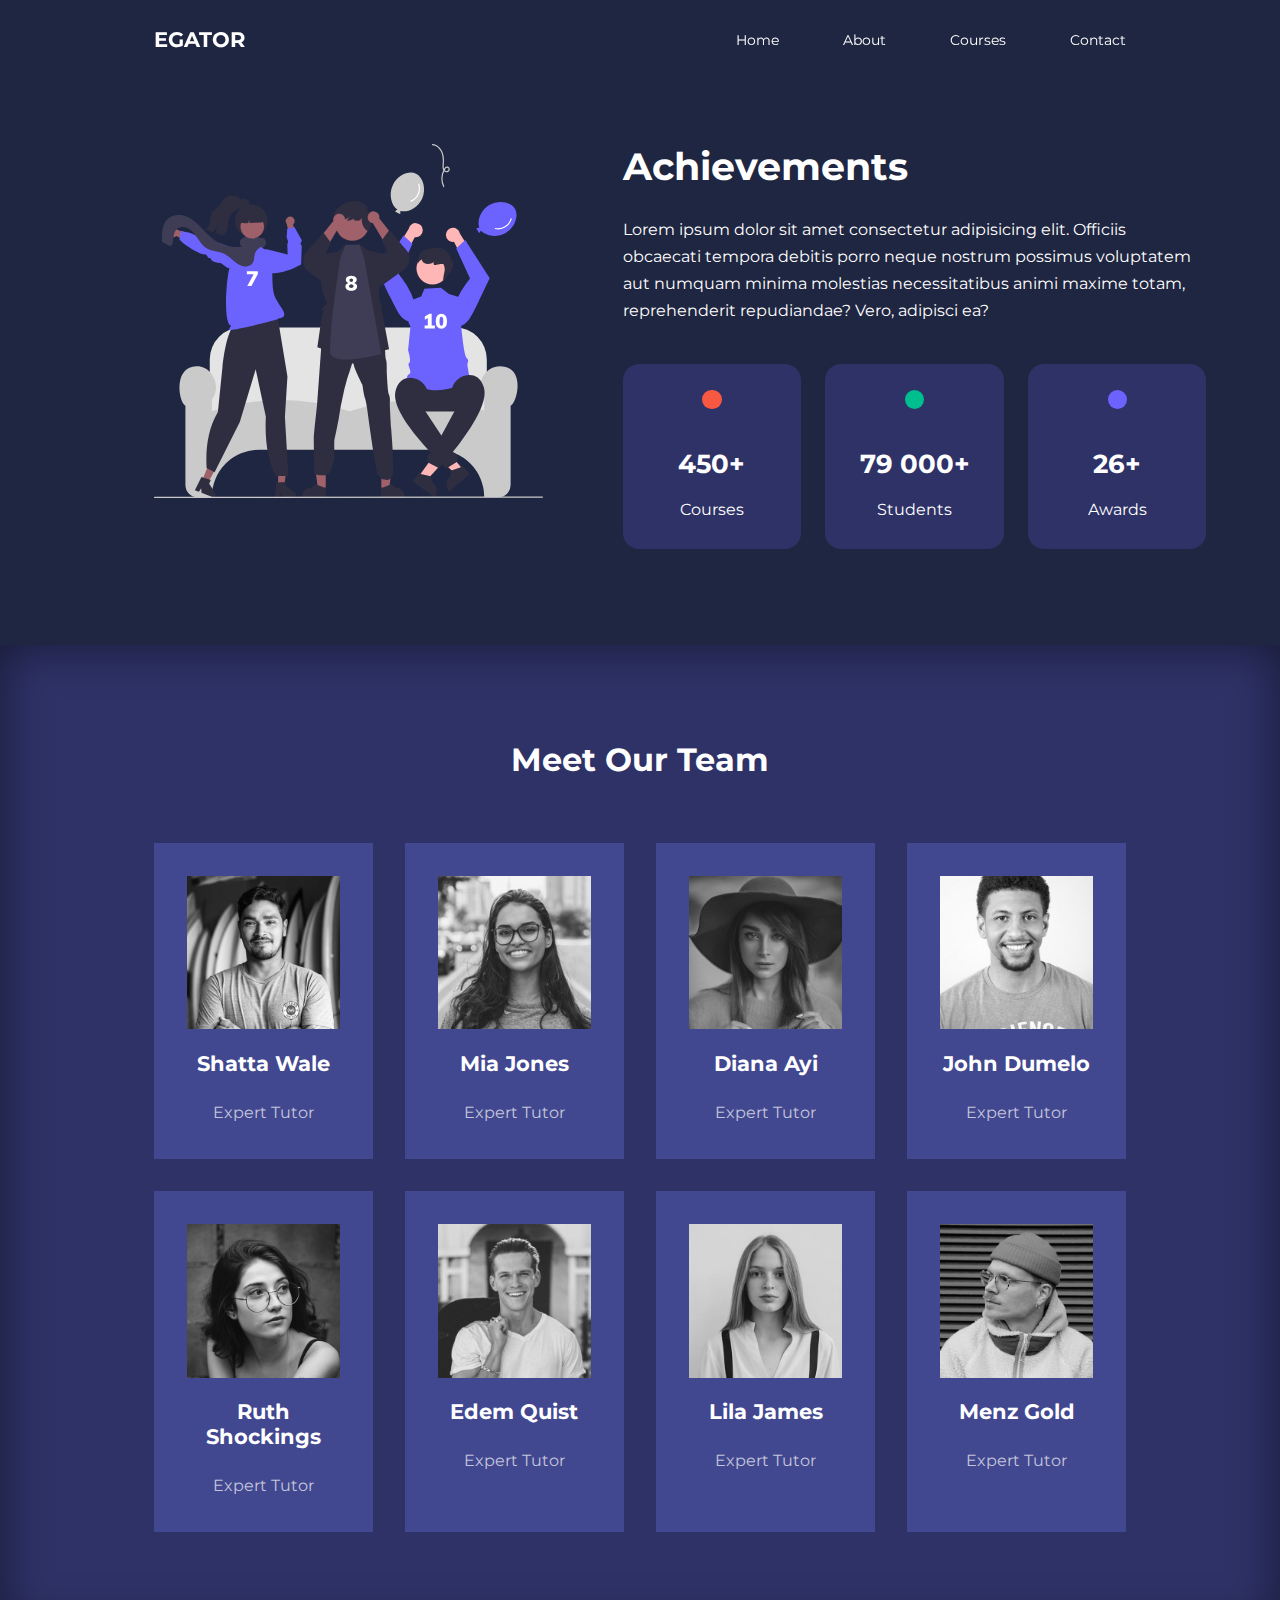
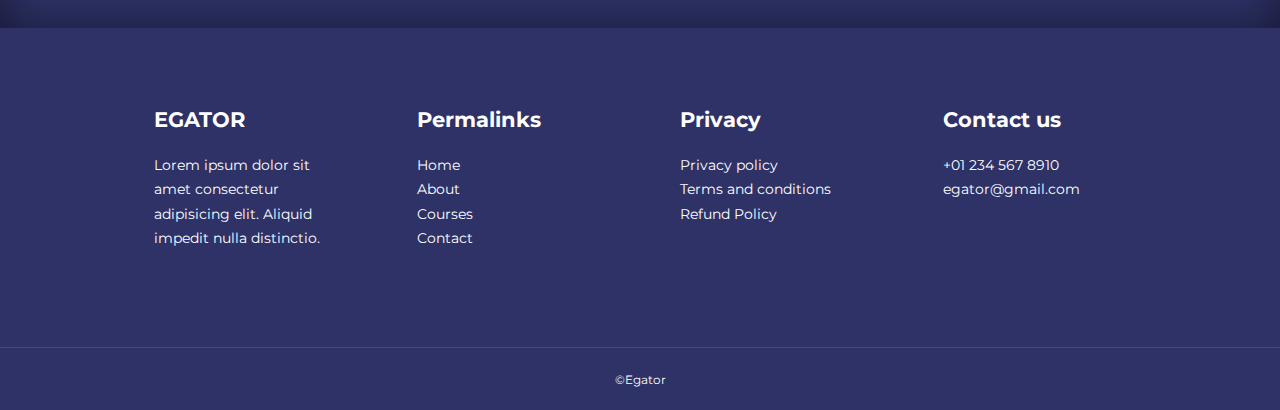
<file: about.html>
<!doctype html>
<html lang="en">
<head>
    <meta charset="UTF-8">
    <meta name="viewport" content="width=device-width, initial-scale=1, shrink-to-fit=no">
    <link rel="preconnect" href="https://fonts.googleapis.com">
    <link rel="preconnect" href="https://fonts.gstatic.com" crossorigin>
    <link href="https://fonts.googleapis.com/css2?family=Montserrat:wght@300;400;500;600;700;800;900&display=swap" rel="stylesheet">
    <link rel="stylesheet" href="https://unicons.iconscout.com/release/v4.0.0/css/line.css">
    <link rel="stylesheet" href="./css/style.css">
    <link rel="stylesheet" href="./css/about.css">
    <title>About</title>
</head>
<body>
    <nav>
        <div class="container nav__container">
            <a href="index.html">
                <h4>EGATOR</h4>
            </a>
            <ul class="nav__menu">
                <li>
                    <a href="index.html">Home</a>
                </li>
                <li>
                    <a href="about.html">About</a>
                </li>
                <li>
                    <a href="courses.html">Courses</a>
                </li>
                <li>
                    <a href="contact.html">Contact</a>
                </li>
            </ul>
            <button id="open-menu-btn">
                <i class="uil uil-bars"></i>
            </button>
            <button id="close-menu-btn">
                <i class="uil uil-multiply"></i>
            </button>

        </div>
    </nav>
    <!-- ==================== END OF NAV ==================== -->

    <section class="about__achievements">
        <div class="container about__achievements-container">
            <div class="about__achievements-left">
                <img src="./images/about achievements.svg" alt="">
            </div>
            <div class="about__achievements-right">
                <h1>Achievements</h1>
                <p>Lorem ipsum dolor sit amet consectetur adipisicing elit. Officiis obcaecati tempora debitis porro neque nostrum possimus voluptatem aut numquam minima molestias necessitatibus animi maxime totam, reprehenderit repudiandae? Vero, adipisci ea?</p>
                <div class="achievements__cards">
                    <article class="achievement__card">
                        <span class="achievement__icon">
                            <i class="uil uil-video"></i>
                        </span>
                        <h3>450+</h3>
                        <p>Courses</p>
                    </article>

                    <article class="achievement__card">
                        <span class="achievement__icon">
                            <i class="uil uil-users-alt"></i>
                        </span>
                        <h3>79 000+</h3>
                        <p>Students</p>
                    </article>

                    <article class="achievement__card">
                        <span class="achievement__icon">
                            <i class="uil uil-trophy"></i>
                        </span>
                        <h3>26+</h3>
                        <p>Awards</p>
                    </article>
                </div>
            </div>
        </div>
    </section>
    <!-- ==================== END OF ACHIEVEMENTS ==================== -->

    <section class="team">
        <h2>Meet Our Team</h2>
        <div class="container team__container">
            <article class="team__member">
                <div class="team__member-image">
                    <img src="./images/tm1.jpg" alt="team__member">
                </div>
                <div class="team__member-info">
                    <h4>Shatta Wale</h4>
                    <p>Expert Tutor</p>
                </div>
                <div class="team__member-socials">
                    <a href="https://instagram.com" target="_blank">
                        <i class="uil uil-instagram"></i>
                    </a>
                    <a href="https://twitter.com" target="_blank">
                        <i class="uil uil-twitter-alt"></i>
                    </a>
                    <a href="https://linkedin.com" target="_blank">
                        <i class="uil uil-linkedin-alt"></i>
                    </a>
                </div>
            </article>

            <article class="team__member">
                <div class="team__member-image">
                    <img src="./images/tm2.jpg" alt="team__member">
                </div>
                <div class="team__member-info">
                    <h4>Mia Jones</h4>
                    <p>Expert Tutor</p>
                </div>
                <div class="team__member-socials">
                    <a href="https://instagram.com" target="_blank">
                        <i class="uil uil-instagram"></i>
                    </a>
                    <a href="https://twitter.com" target="_blank">
                        <i class="uil uil-twitter-alt"></i>
                    </a>
                    <a href="https://linkedin.com" target="_blank">
                        <i class="uil uil-linkedin-alt"></i>
                    </a>
                </div>
            </article>

            <article class="team__member">
                <div class="team__member-image">
                    <img src="./images/tm3.jpg" alt="team__member">
                </div>
                <div class="team__member-info">
                    <h4>Diana Ayi</h4>
                    <p>Expert Tutor</p>
                </div>
                <div class="team__member-socials">
                    <a href="https://instagram.com" target="_blank">
                        <i class="uil uil-instagram"></i>
                    </a>
                    <a href="https://twitter.com" target="_blank">
                        <i class="uil uil-twitter-alt"></i>
                    </a>
                    <a href="https://linkedin.com" target="_blank">
                        <i class="uil uil-linkedin-alt"></i>
                    </a>
                </div>
            </article>

            <article class="team__member">
                <div class="team__member-image">
                    <img src="./images/tm4.jpg" alt="team__member">
                </div>
                <div class="team__member-info">
                    <h4>John Dumelo</h4>
                    <p>Expert Tutor</p>
                </div>
                <div class="team__member-socials">
                    <a href="https://instagram.com" target="_blank">
                        <i class="uil uil-instagram"></i>
                    </a>
                    <a href="https://twitter.com" target="_blank">
                        <i class="uil uil-twitter-alt"></i>
                    </a>
                    <a href="https://linkedin.com" target="_blank">
                        <i class="uil uil-linkedin-alt"></i>
                    </a>
                </div>
            </article>

            <article class="team__member">
                <div class="team__member-image">
                    <img src="./images/tm5.jpg" alt="team__member">
                </div>
                <div class="team__member-info">
                    <h4>Ruth Shockings</h4>
                    <p>Expert Tutor</p>
                </div>
                <div class="team__member-socials">
                    <a href="https://instagram.com" target="_blank">
                        <i class="uil uil-instagram"></i>
                    </a>
                    <a href="https://twitter.com" target="_blank">
                        <i class="uil uil-twitter-alt"></i>
                    </a>
                    <a href="https://linkedin.com" target="_blank">
                        <i class="uil uil-linkedin-alt"></i>
                    </a>
                </div>
            </article>

            <article class="team__member">
                <div class="team__member-image">
                    <img src="./images/tm6.jpg" alt="team__member">
                </div>
                <div class="team__member-info">
                    <h4>Edem Quist</h4>
                    <p>Expert Tutor</p>
                </div>
                <div class="team__member-socials">
                    <a href="https://instagram.com" target="_blank">
                        <i class="uil uil-instagram"></i>
                    </a>
                    <a href="https://twitter.com" target="_blank">
                        <i class="uil uil-twitter-alt"></i>
                    </a>
                    <a href="https://linkedin.com" target="_blank">
                        <i class="uil uil-linkedin-alt"></i>
                    </a>
                </div>
            </article>

            <article class="team__member">
                <div class="team__member-image">
                    <img src="./images/tm7.jpg" alt="team__member">
                </div>
                <div class="team__member-info">
                    <h4>Lila James</h4>
                    <p>Expert Tutor</p>
                </div>
                <div class="team__member-socials">
                    <a href="https://instagram.com" target="_blank">
                        <i class="uil uil-instagram"></i>
                    </a>
                    <a href="https://twitter.com" target="_blank">
                        <i class="uil uil-twitter-alt"></i>
                    </a>
                    <a href="https://linkedin.com" target="_blank">
                        <i class="uil uil-linkedin-alt"></i>
                    </a>
                </div>
            </article>

            <article class="team__member">
                <div class="team__member-image">
                    <img src="./images/tm8.jpg" alt="team__member">
                </div>
                <div class="team__member-info">
                    <h4>Menz Gold</h4>
                    <p>Expert Tutor</p>
                </div>
                <div class="team__member-socials">
                    <a href="https://instagram.com" target="_blank">
                        <i class="uil uil-instagram"></i>
                    </a>
                    <a href="https://twitter.com" target="_blank">
                        <i class="uil uil-twitter-alt"></i>
                    </a>
                    <a href="https://linkedin.com" target="_blank">
                        <i class="uil uil-linkedin-alt"></i>
                    </a>
                </div>
            </article>
        </div>
    </section>
     <!-- ==================== END OF TEAM ==================== -->


    <footer>
        <div class="container footer__container">
            <div class="footer__1">
                <a href="index.html" class="footer__logo">
                    <h4>EGATOR</h4>
                </a>
                <p>Lorem ipsum dolor sit amet consectetur adipisicing elit. Aliquid impedit nulla distinctio.</p>
            </div>

            <div class="footer__2">
                <h4>Permalinks</h4>
                <ul class="permalinks">
                    <li><a href="index.html">Home</a></li>
                    <li><a href="about.html">About</a></li>
                    <li><a href="courses.html">Courses</a></li>
                    <li><a href="contact.html">Contact</a></li>
                </ul>
            </div>

            <div class="footer__3">
                <h4>Privacy</h4>
                <ul class="privacy">
                    <li><a href="#">Privacy policy</a></li>
                    <li><a href="#">Terms and conditions</a></li>
                    <li><a href="#">Refund Policy</a></li>
                </ul>
            </div>

            <div class="footer__4">
                <h4>Contact us</h4>
                <div>
                    <p>+01 234 567 8910</p>
                    <p>egator@gmail.com</p>
                </div>
                <ul class="footer__socials">
                    <li><a href="#"><i class="uil uil-facebook-f"></i></a></li>
                    <li><a href="#"><i class="uil uil-instagram-alt"></i></a></li>
                    <li><a href="#"><i class="uil uil-twitter"></i></a></li>
                    <li><a href="#"><i class="uil uil-linkedin-alt"></i></a></li>
                </ul>
            </div>
        </div>
        <div class="footer__copyright">
            <small>&copy;Egator</small>
        </div>
    </footer>


    <script src="./js/main.js"></script>

</body>
</html>
</file>
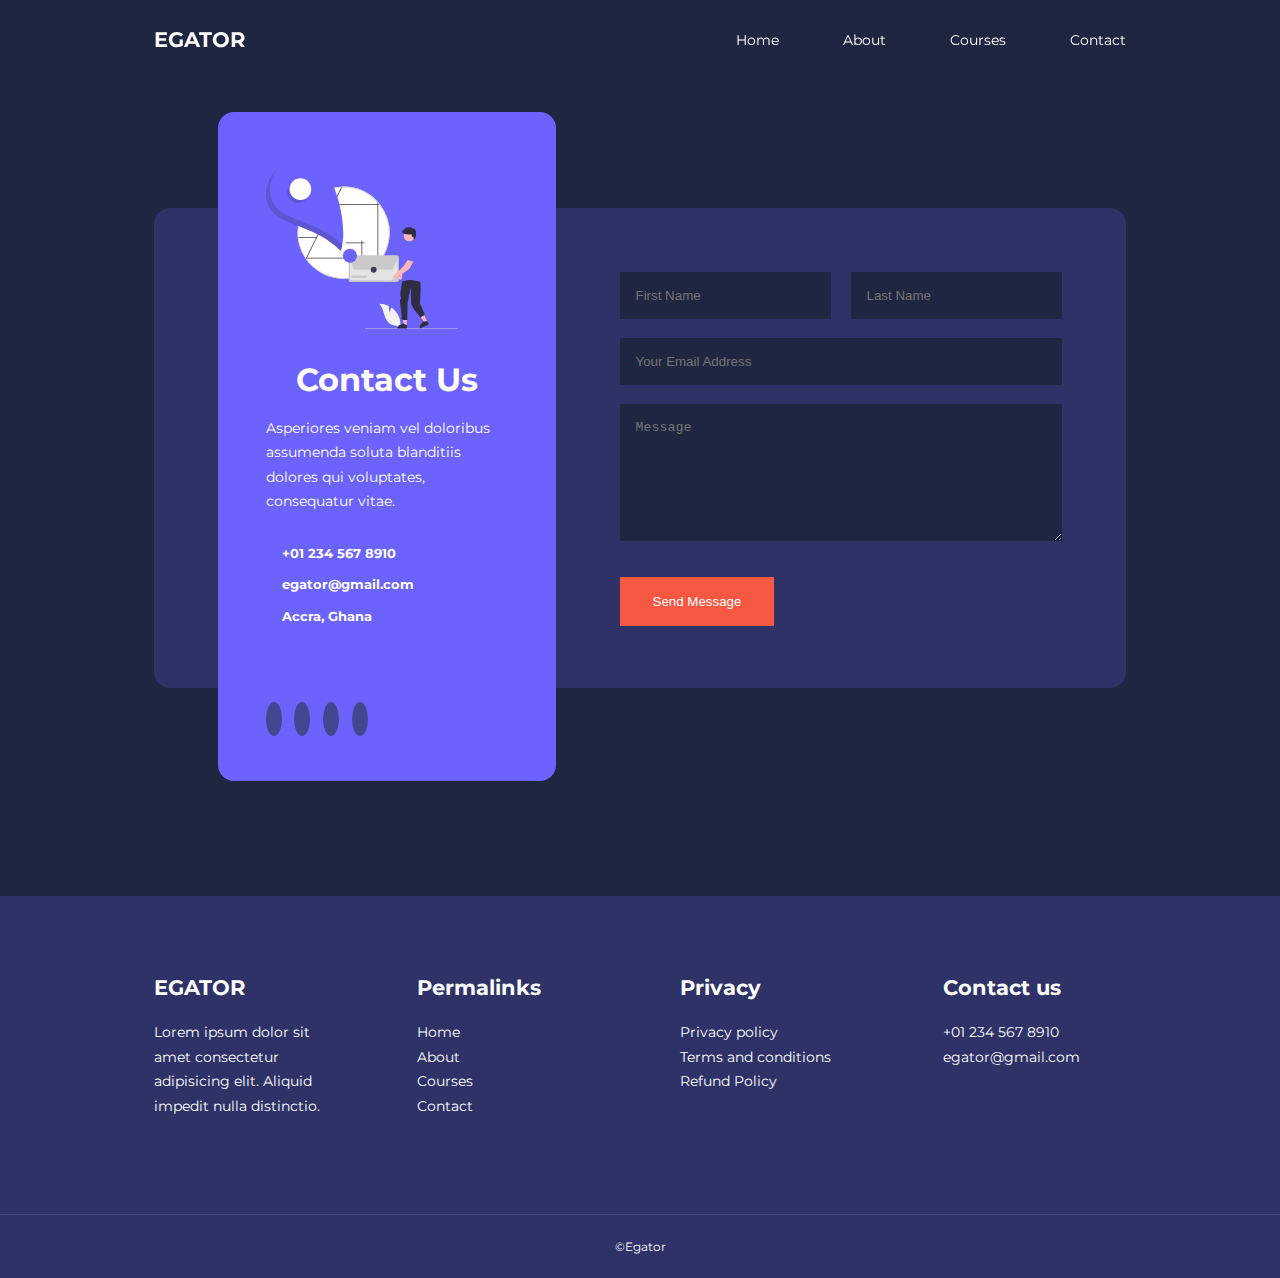
<file: contact.html>
<!doctype html>
<html lang="en">
<head>
    <meta charset="UTF-8">
    <meta name="viewport" content="width=device-width, initial-scale=1, shrink-to-fit=no">
    <link rel="preconnect" href="https://fonts.googleapis.com">
    <link rel="preconnect" href="https://fonts.gstatic.com" crossorigin>
    <link href="https://fonts.googleapis.com/css2?family=Montserrat:wght@300;400;500;600;700;800;900&display=swap" rel="stylesheet">
    <link rel="stylesheet" href="https://unicons.iconscout.com/release/v4.0.0/css/line.css">
    <link rel="stylesheet" href="./css/style.css">
    <link rel="stylesheet" href="./css/contact.css">
    <title>Contact</title>
</head>
<body>
    <nav>
        <div class="container nav__container">
            <a href="index.html">
                <h4>EGATOR</h4>
            </a>
            <ul class="nav__menu">
                <li>
                    <a href="index.html">Home</a>
                </li>
                <li>
                    <a href="about.html">About</a>
                </li>
                <li>
                    <a href="courses.html">Courses</a>
                </li>
                <li>
                    <a href="contact.html">Contact</a>
                </li>
            </ul>
            <button id="open-menu-btn">
                <i class="uil uil-bars"></i>
            </button>
            <button id="close-menu-btn">
                <i class="uil uil-multiply"></i>
            </button>

        </div>
    </nav>
    <!-- ==================== END OF NAV ==================== -->

    <section class="contact">
        <div class="container contact__container">
            <aside class="contact__aside">
                <div class="aside__image">
                    <img src="./images/contact.svg" alt="">
                </div>
                <h2>Contact Us</h2>
                <p>Asperiores veniam vel doloribus assumenda soluta blanditiis dolores qui voluptates, consequatur vitae.</p>
                <ul class="contact__details">
                    <li>
                        <i class="uil uil-phone-times"></i>
                        <h5>+01 234 567 8910</h5>
                    </li>
                    <li>
                        <i class="uil uil-envelope"></i>
                        <h5>egator@gmail.com</h5>
                    </li>
                    <li>
                        <i class="uil uil-location-point"></i>
                        <h5>Accra, Ghana</h5>
                    </li>
                    <li></li>
                    <li></li>
                </ul>
                <ul class="contact__socials">
                    <li><a href="https://facebook.com"><i class="uil uil-facebook-f"></i></a></li>
                    <li><a href="https://instagram.com"><i class="uil uil-instagram-alt"></i></a></li>
                    <li><a href="https://twitter.com"><i class="uil uil-twitter"></i></a></li>
                    <li><a href="https://linkedin.com"><i class="uil uil-linkedin-alt"></i></a></li>
                </ul>
            </aside>

            <form action="https://formspree.io/f/{form_id}" method="post" class="contact__form">
                <div class="form__name">
                    <input type="text" name="First Name" placeholder="First Name" required>
                    <input type="text" name="Last Name" placeholder="Last Name" required>
                </div>
                <input type="email" name="Email Address" placeholder="Your Email Address" required>
                <textarea name="Message" rows="7" placeholder="Message" required></textarea>
                <button type="submit" class="btn btn-primary">Send Message</button>
            </form>
        </div>
    </section>
    <!-- ==================== END OF CONTACT ==================== -->

    <footer>
        <div class="container footer__container">
            <div class="footer__1">
                <a href="index.html" class="footer__logo">
                    <h4>EGATOR</h4>
                </a>
                <p>Lorem ipsum dolor sit amet consectetur adipisicing elit. Aliquid impedit nulla distinctio.</p>
            </div>

            <div class="footer__2">
                <h4>Permalinks</h4>
                <ul class="permalinks">
                    <li><a href="index.html">Home</a></li>
                    <li><a href="about.html">About</a></li>
                    <li><a href="courses.html">Courses</a></li>
                    <li><a href="contact.html">Contact</a></li>
                </ul>
            </div>

            <div class="footer__3">
                <h4>Privacy</h4>
                <ul class="privacy">
                    <li><a href="#">Privacy policy</a></li>
                    <li><a href="#">Terms and conditions</a></li>
                    <li><a href="#">Refund Policy</a></li>
                </ul>
            </div>

            <div class="footer__4">
                <h4>Contact us</h4>
                <div>
                    <p>+01 234 567 8910</p>
                    <p>egator@gmail.com</p>
                </div>
                <ul class="footer__socials">
                    <li><a href="#"><i class="uil uil-facebook-f"></i></a></li>
                    <li><a href="#"><i class="uil uil-instagram-alt"></i></a></li>
                    <li><a href="#"><i class="uil uil-twitter"></i></a></li>
                    <li><a href="#"><i class="uil uil-linkedin-alt"></i></a></li>
                </ul>
            </div>
        </div>
        <div class="footer__copyright">
            <small>&copy;Egator</small>
        </div>
    </footer>

    <script src="./js/main.js"></script>

</body>
</html>
</file>
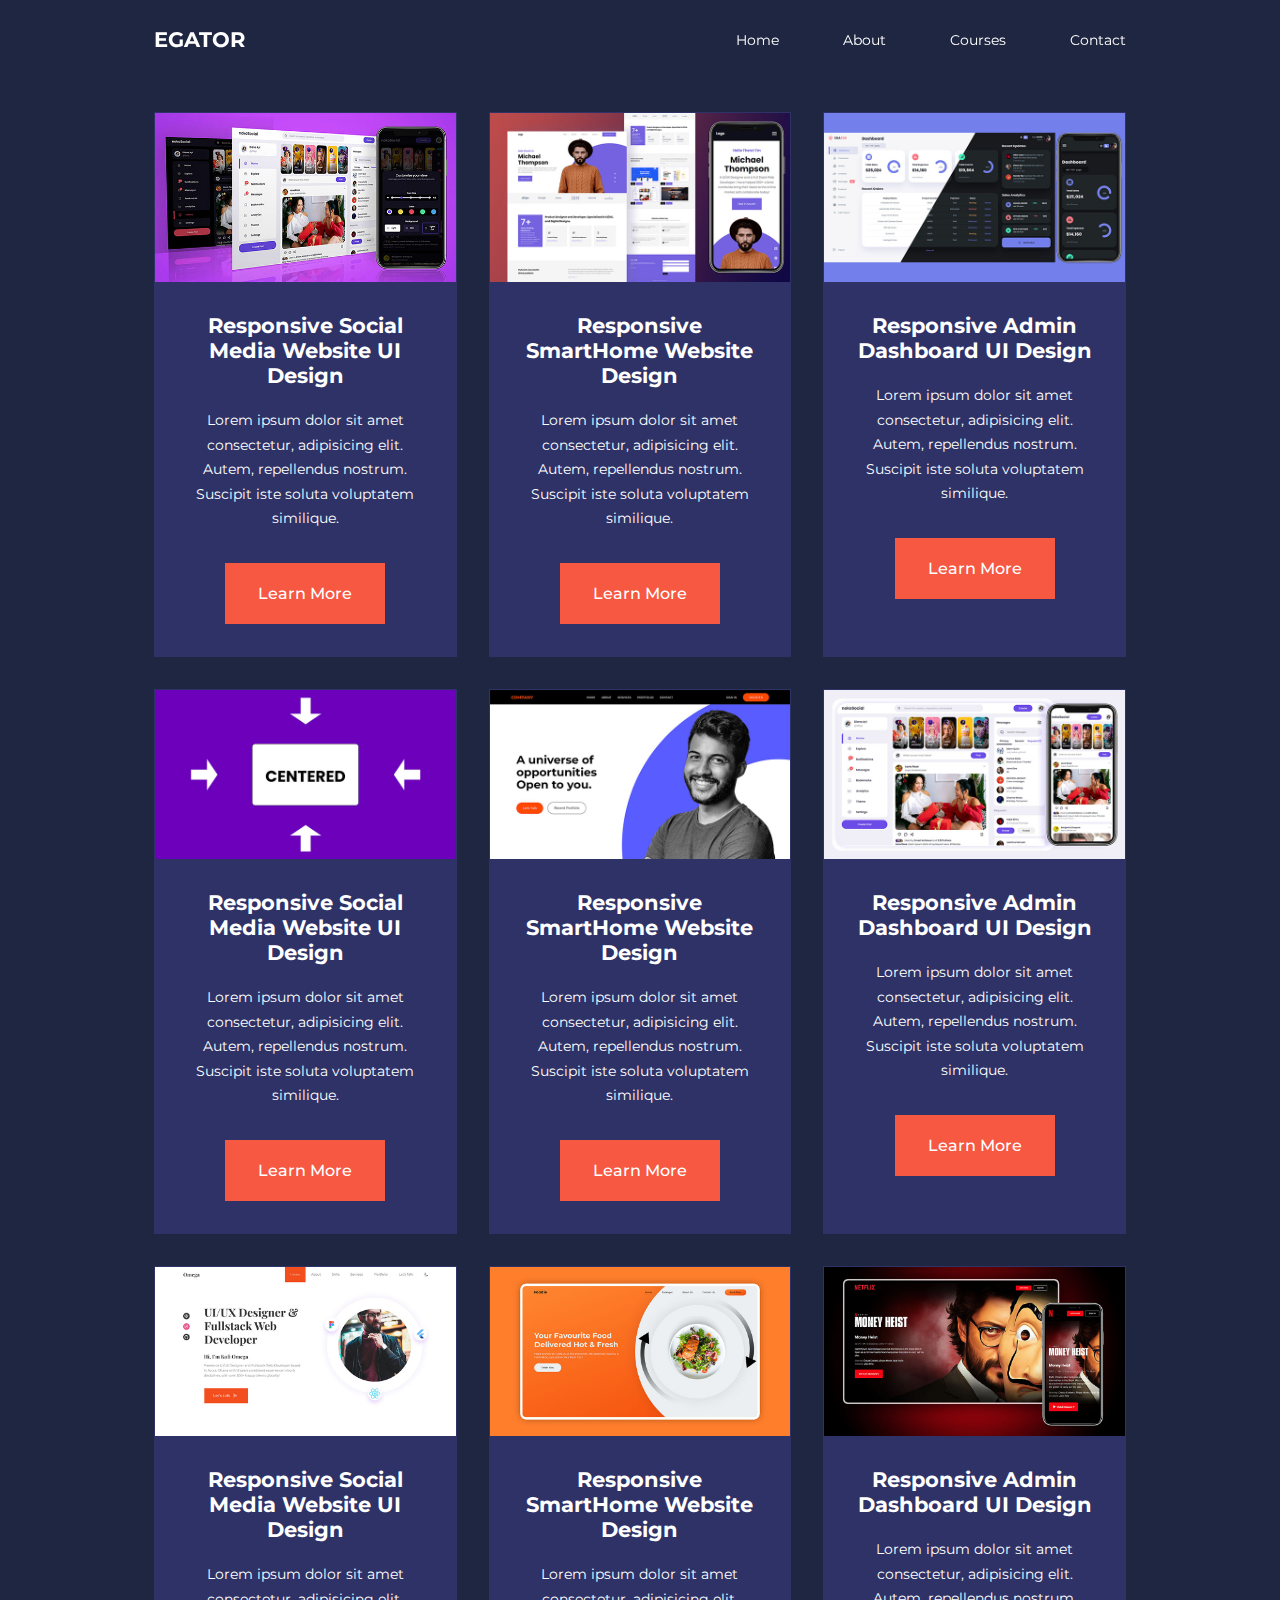
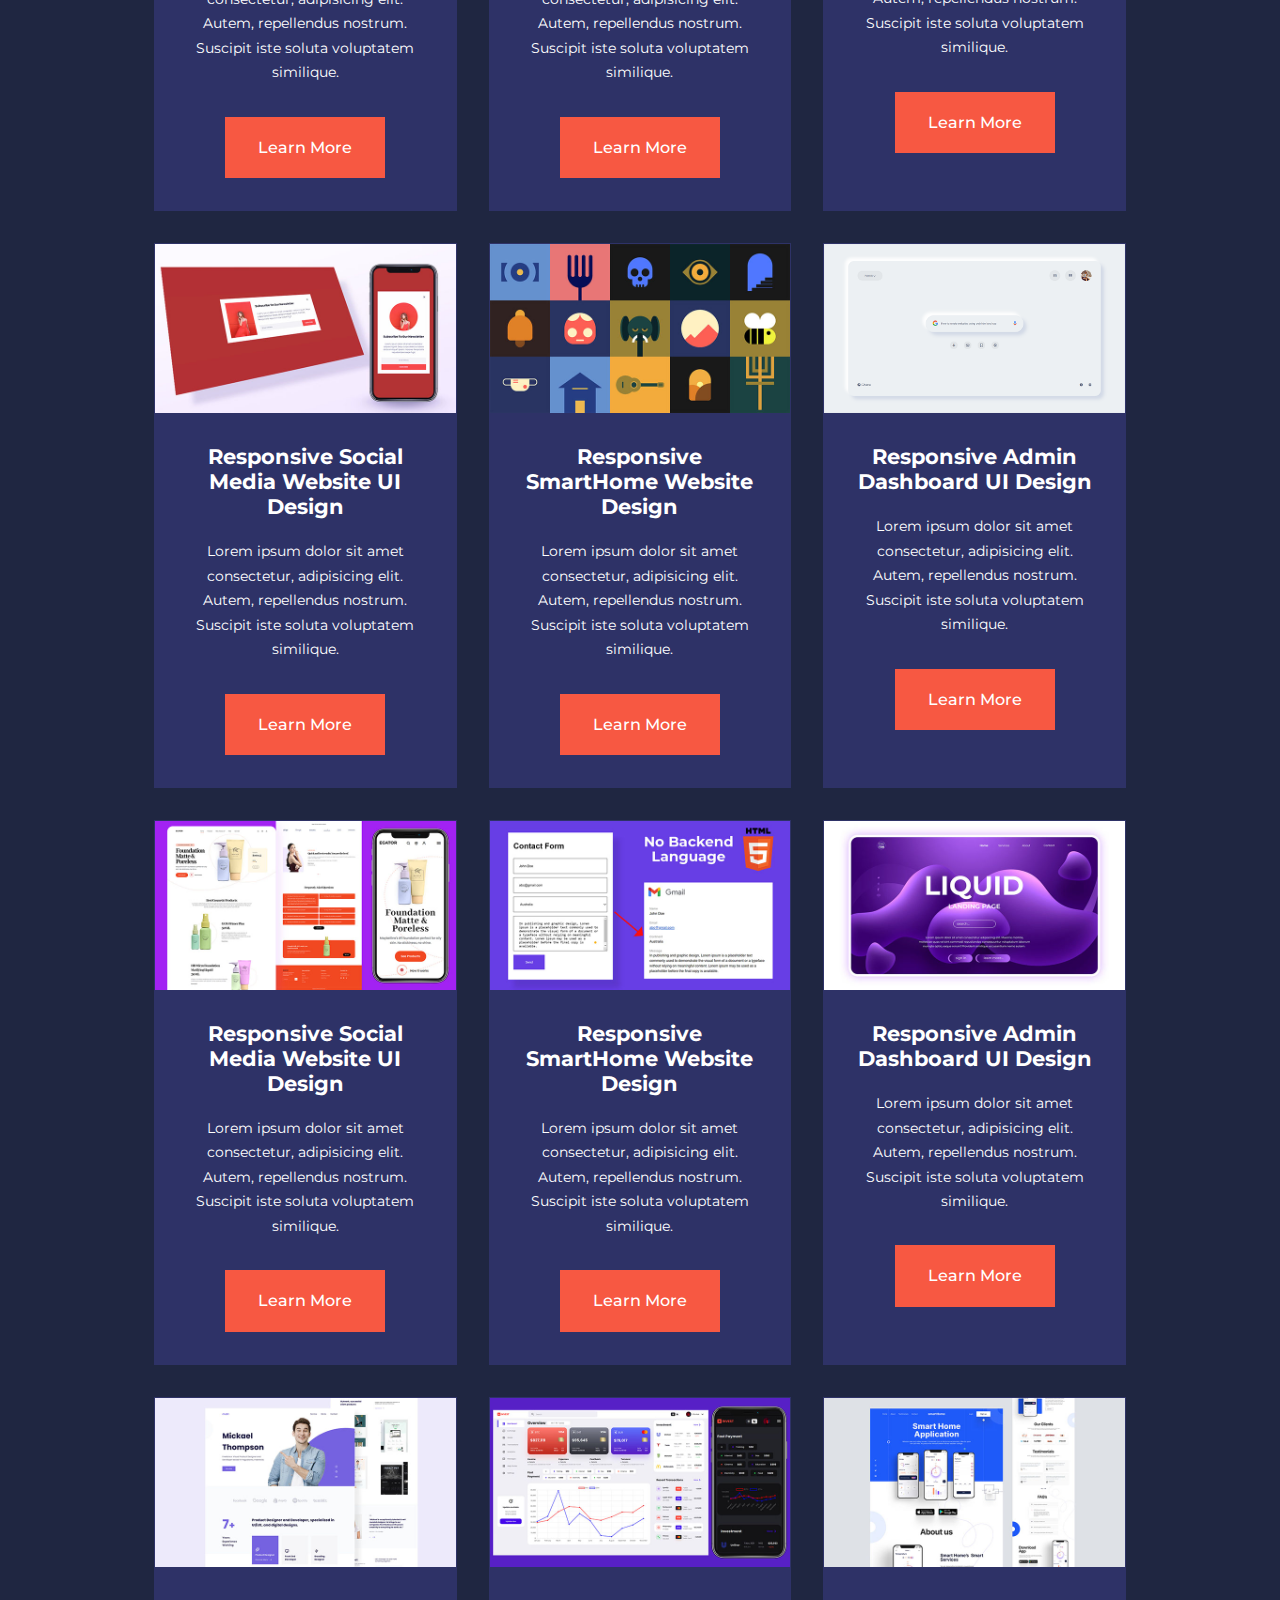
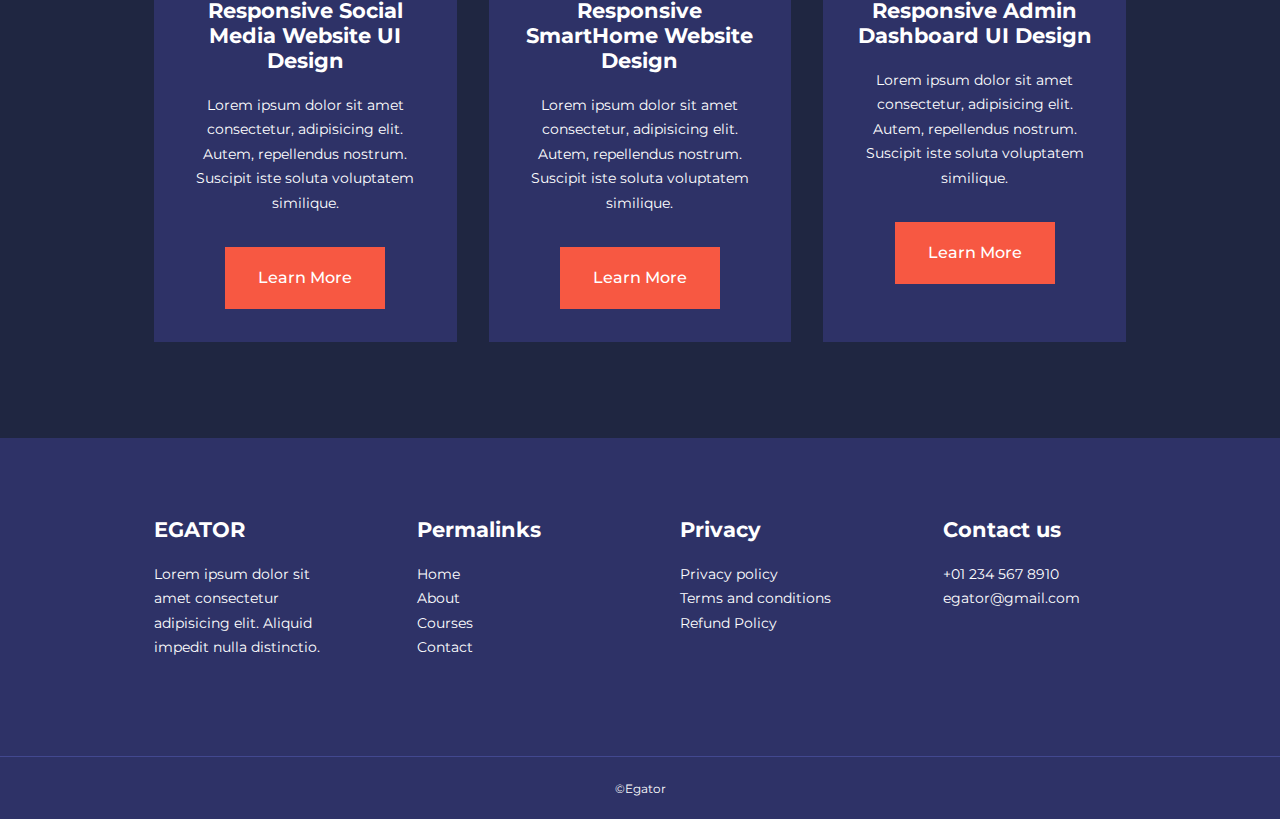
<file: courses.html>
<!doctype html>
<html lang="en">
<head>
    <meta charset="UTF-8">
    <meta name="viewport" content="width=device-width, initial-scale=1, shrink-to-fit=no">
    <link rel="preconnect" href="https://fonts.googleapis.com">
    <link rel="preconnect" href="https://fonts.gstatic.com" crossorigin>
    <link href="https://fonts.googleapis.com/css2?family=Montserrat:wght@300;400;500;600;700;800;900&display=swap" rel="stylesheet">
    <link rel="stylesheet" href="https://unicons.iconscout.com/release/v4.0.0/css/line.css">
    <link rel="stylesheet" href="./css/style.css">
    <link rel="stylesheet" href="./css/courses.css">
    <title>Courses</title>
</head>
<body>
    <nav>
        <div class="container nav__container">
            <a href="index.html">
                <h4>EGATOR</h4>
            </a>
            <ul class="nav__menu">
                <li>
                    <a href="index.html">Home</a>
                </li>
                <li>
                    <a href="about.html">About</a>
                </li>
                <li>
                    <a href="courses.html">Courses</a>
                </li>
                <li>
                    <a href="contact.html">Contact</a>
                </li>
            </ul>
            <button id="open-menu-btn">
                <i class="uil uil-bars"></i>
            </button>
            <button id="close-menu-btn">
                <i class="uil uil-multiply"></i>
            </button>

        </div>
    </nav>
    <!-- ==================== END OF NAV ==================== -->

    <section class="courses">
        <div class="container courses__container">
            <article class="course">
                <div class="course__image">
                    <img src="./images/course1.jpg" alt="course 1">
                </div>
                <div class="course__info">
                    <h4>Responsive Social Media Website UI Design</h4>
                    <p>
                        Lorem ipsum dolor sit amet consectetur, adipisicing elit. Autem, repellendus nostrum. Suscipit iste soluta voluptatem similique.
                    </p>
                    <a href="courses.html" class="btn btn-primary">Learn More</a>
                </div>
            </article>

            <article class="course">
                <div class="course__image">
                    <img src="./images/course2.jpg" alt="course 1">
                </div>
                <div class="course__info">
                    <h4>Responsive SmartHome Website Design</h4>
                    <p>
                        Lorem ipsum dolor sit amet consectetur, adipisicing elit. Autem, repellendus nostrum. Suscipit iste soluta voluptatem similique.
                    </p>
                    <a href="courses.html" class="btn btn-primary">Learn More</a>
                </div>
            </article>

            <article class="course">
                <div class="course__image">
                    <img src="./images/course3.jpg" alt="course 1">
                </div>
                <div class="course__info">
                    <h4>Responsive Admin Dashboard UI Design</h4>
                    <p>
                        Lorem ipsum dolor sit amet consectetur, adipisicing elit. Autem, repellendus nostrum. Suscipit iste soluta voluptatem similique.
                    </p>
                    <a href="courses.html" class="btn btn-primary">Learn More</a>
                </div>
            </article>

            <article class="course">
                <div class="course__image">
                    <img src="./images/course4.jpg" alt="course 1">
                </div>
                <div class="course__info">
                    <h4>Responsive Social Media Website UI Design</h4>
                    <p>
                        Lorem ipsum dolor sit amet consectetur, adipisicing elit. Autem, repellendus nostrum. Suscipit iste soluta voluptatem similique.
                    </p>
                    <a href="courses.html" class="btn btn-primary">Learn More</a>
                </div>
            </article>

            <article class="course">
                <div class="course__image">
                    <img src="./images/course5.jpg" alt="course 1">
                </div>
                <div class="course__info">
                    <h4>Responsive SmartHome Website Design</h4>
                    <p>
                        Lorem ipsum dolor sit amet consectetur, adipisicing elit. Autem, repellendus nostrum. Suscipit iste soluta voluptatem similique.
                    </p>
                    <a href="courses.html" class="btn btn-primary">Learn More</a>
                </div>
            </article>

            <article class="course">
                <div class="course__image">
                    <img src="./images/course6.jpg" alt="course 1">
                </div>
                <div class="course__info">
                    <h4>Responsive Admin Dashboard UI Design</h4>
                    <p>
                        Lorem ipsum dolor sit amet consectetur, adipisicing elit. Autem, repellendus nostrum. Suscipit iste soluta voluptatem similique.
                    </p>
                    <a href="courses.html" class="btn btn-primary">Learn More</a>
                </div>
            </article>

            <article class="course">
                <div class="course__image">
                    <img src="./images/course7.jpg" alt="course 1">
                </div>
                <div class="course__info">
                    <h4>Responsive Social Media Website UI Design</h4>
                    <p>
                        Lorem ipsum dolor sit amet consectetur, adipisicing elit. Autem, repellendus nostrum. Suscipit iste soluta voluptatem similique.
                    </p>
                    <a href="courses.html" class="btn btn-primary">Learn More</a>
                </div>
            </article>

            <article class="course">
                <div class="course__image">
                    <img src="./images/course8.jpg" alt="course 1">
                </div>
                <div class="course__info">
                    <h4>Responsive SmartHome Website Design</h4>
                    <p>
                        Lorem ipsum dolor sit amet consectetur, adipisicing elit. Autem, repellendus nostrum. Suscipit iste soluta voluptatem similique.
                    </p>
                    <a href="courses.html" class="btn btn-primary">Learn More</a>
                </div>
            </article>

            <article class="course">
                <div class="course__image">
                    <img src="./images/course9.jpg" alt="course 1">
                </div>
                <div class="course__info">
                    <h4>Responsive Admin Dashboard UI Design</h4>
                    <p>
                        Lorem ipsum dolor sit amet consectetur, adipisicing elit. Autem, repellendus nostrum. Suscipit iste soluta voluptatem similique.
                    </p>
                    <a href="courses.html" class="btn btn-primary">Learn More</a>
                </div>
            </article>

            <article class="course">
                <div class="course__image">
                    <img src="./images/course10.jpg" alt="course 1">
                </div>
                <div class="course__info">
                    <h4>Responsive Social Media Website UI Design</h4>
                    <p>
                        Lorem ipsum dolor sit amet consectetur, adipisicing elit. Autem, repellendus nostrum. Suscipit iste soluta voluptatem similique.
                    </p>
                    <a href="courses.html" class="btn btn-primary">Learn More</a>
                </div>
            </article>

            <article class="course">
                <div class="course__image">
                    <img src="./images/course11.jpg" alt="course 1">
                </div>
                <div class="course__info">
                    <h4>Responsive SmartHome Website Design</h4>
                    <p>
                        Lorem ipsum dolor sit amet consectetur, adipisicing elit. Autem, repellendus nostrum. Suscipit iste soluta voluptatem similique.
                    </p>
                    <a href="courses.html" class="btn btn-primary">Learn More</a>
                </div>
            </article>

            <article class="course">
                <div class="course__image">
                    <img src="./images/course12.jpg" alt="course 1">
                </div>
                <div class="course__info">
                    <h4>Responsive Admin Dashboard UI Design</h4>
                    <p>
                        Lorem ipsum dolor sit amet consectetur, adipisicing elit. Autem, repellendus nostrum. Suscipit iste soluta voluptatem similique.
                    </p>
                    <a href="courses.html" class="btn btn-primary">Learn More</a>
                </div>
            </article>

            <article class="course">
                <div class="course__image">
                    <img src="./images/course13.jpg" alt="course 1">
                </div>
                <div class="course__info">
                    <h4>Responsive Social Media Website UI Design</h4>
                    <p>
                        Lorem ipsum dolor sit amet consectetur, adipisicing elit. Autem, repellendus nostrum. Suscipit iste soluta voluptatem similique.
                    </p>
                    <a href="courses.html" class="btn btn-primary">Learn More</a>
                </div>
            </article>

            <article class="course">
                <div class="course__image">
                    <img src="./images/course14.jpg" alt="course 1">
                </div>
                <div class="course__info">
                    <h4>Responsive SmartHome Website Design</h4>
                    <p>
                        Lorem ipsum dolor sit amet consectetur, adipisicing elit. Autem, repellendus nostrum. Suscipit iste soluta voluptatem similique.
                    </p>
                    <a href="courses.html" class="btn btn-primary">Learn More</a>
                </div>
            </article>

            <article class="course">
                <div class="course__image">
                    <img src="./images/course15.jpg" alt="course 1">
                </div>
                <div class="course__info">
                    <h4>Responsive Admin Dashboard UI Design</h4>
                    <p>
                        Lorem ipsum dolor sit amet consectetur, adipisicing elit. Autem, repellendus nostrum. Suscipit iste soluta voluptatem similique.
                    </p>
                    <a href="courses.html" class="btn btn-primary">Learn More</a>
                </div>
            </article>

            <article class="course">
                <div class="course__image">
                    <img src="./images/course16.jpg" alt="course 1">
                </div>
                <div class="course__info">
                    <h4>Responsive Social Media Website UI Design</h4>
                    <p>
                        Lorem ipsum dolor sit amet consectetur, adipisicing elit. Autem, repellendus nostrum. Suscipit iste soluta voluptatem similique.
                    </p>
                    <a href="courses.html" class="btn btn-primary">Learn More</a>
                </div>
            </article>

            <article class="course">
                <div class="course__image">
                    <img src="./images/course17.jpg" alt="course 1">
                </div>
                <div class="course__info">
                    <h4>Responsive SmartHome Website Design</h4>
                    <p>
                        Lorem ipsum dolor sit amet consectetur, adipisicing elit. Autem, repellendus nostrum. Suscipit iste soluta voluptatem similique.
                    </p>
                    <a href="courses.html" class="btn btn-primary">Learn More</a>
                </div>
            </article>

            <article class="course">
                <div class="course__image">
                    <img src="./images/course18.jpg" alt="course 1">
                </div>
                <div class="course__info">
                    <h4>Responsive Admin Dashboard UI Design</h4>
                    <p>
                        Lorem ipsum dolor sit amet consectetur, adipisicing elit. Autem, repellendus nostrum. Suscipit iste soluta voluptatem similique.
                    </p>
                    <a href="courses.html" class="btn btn-primary">Learn More</a>
                </div>
            </article>
        </div>
    </section>


    <footer>
        <div class="container footer__container">
            <div class="footer__1">
                <a href="index.html" class="footer__logo">
                    <h4>EGATOR</h4>
                </a>
                <p>Lorem ipsum dolor sit amet consectetur adipisicing elit. Aliquid impedit nulla distinctio.</p>
            </div>

            <div class="footer__2">
                <h4>Permalinks</h4>
                <ul class="permalinks">
                    <li><a href="index.html">Home</a></li>
                    <li><a href="about.html">About</a></li>
                    <li><a href="courses.html">Courses</a></li>
                    <li><a href="contact.html">Contact</a></li>
                </ul>
            </div>

            <div class="footer__3">
                <h4>Privacy</h4>
                <ul class="privacy">
                    <li><a href="#">Privacy policy</a></li>
                    <li><a href="#">Terms and conditions</a></li>
                    <li><a href="#">Refund Policy</a></li>
                </ul>
            </div>

            <div class="footer__4">
                <h4>Contact us</h4>
                <div>
                    <p>+01 234 567 8910</p>
                    <p>egator@gmail.com</p>
                </div>
                <ul class="footer__socials">
                    <li><a href="#"><i class="uil uil-facebook-f"></i></a></li>
                    <li><a href="#"><i class="uil uil-instagram-alt"></i></a></li>
                    <li><a href="#"><i class="uil uil-twitter"></i></a></li>
                    <li><a href="#"><i class="uil uil-linkedin-alt"></i></a></li>
                </ul>
            </div>
        </div>
        <div class="footer__copyright">
            <small>&copy;Egator</small>
        </div>
    </footer>


    <script src="./js/main.js"></script>

</body>
</html>
</file>
<file: css/style.css>
* {
    margin: 0;
    padding: 0;
    border: 0;
    outline: 0;
    text-decoration: none;
    list-style: none;
    box-sizing: border-box;
}

:root {
    --color-primary: #6c63ff;
    --color-success: #00bf8e;
    --color-warning: #f7c94b;
    --color-danger: #f75842;
    --color-danger-variant: rgba(247, 88, 66, 0.4);
    --color-white: #fff;
    --color-black: #000;
    --color-light: rgba(255, 255, 255, 0.7);
    --color-bg: #1f2641;
    --color-bg1: #2e3267;
    --color-bg2: #424890;

    --container-width-lg: 76%;
    --container-width-md: 90%;
    --container-width-sm: 94%;

    --transition: all 400ms ease;
}

body {
    font-family: 'Montserrat', sans-serif;
    line-height: 1.7;
    color: var(--color-white);
    background: var(--color-bg);
}

.container {
    width: var(--container-width-lg);
    margin: 0 auto;
}

section {
    padding: 6rem 0;
}

section h2 {
    text-align: center;
    margin-bottom: 4rem;
}

h1, h2, h3, h4, h5, h6 {
    line-height: 1.2;
}

h1 {
    font-size: 2.4em;
}

h2 {
    font-size: 2rem;
}

h3 {
    font-size: 1.6rem;
}

h4 {
    font-size: 1.3rem;
}

a {
    color: var(--color-white);
}

img {
    width: 100%;
    display: block;
    object-fit: cover;
}

.btn {
    display: inline-block;
    background: var(--color-white);
    color: var(--color-black);
    padding: 1rem 2rem;
    border: 1px solid transparent;
    font-weight: 500;
    transition: var(--transition);
}

.btn:hover {
    background: transparent;
    color: var(--color-white);
    border-color: var(--color-white);
}

.btn-primary {
    background: var(--color-danger);
    color: var(--color-white );
}
/* ========== NAVBAR ========== */
nav {
    background: transparent;
    width: 100vw;
    height: 5rem;
    position: fixed;
    top: 0;
    z-index: 11;
}

/* change navbar styles on scroll using js */
.window-scroll {
    background: var(--color-primary);
    box-shadow: 0 1rem 2rem rgba(0, 0, 0, 0.2);
}

.nav__container {
    height: 100%;
    display: flex;
    justify-content: space-between;
    align-items: center;
}

nav button {
    display: none;
}

.nav__menu {
    display: flex;
    align-items: center;
    gap: 4rem;
}

.nav__menu a {
    font-size: 0.9rem;
    transition: var(--transition);
}

.nav__menu a:hover {
    color: var(--color-bg2);
}


/* ========== HEADER ========== */
header {
    position: relative;
    top: 5rem;
    overflow: hidden;
    height: 70vh;
    margin-bottom: 5rem;
}

.header__container {
    display: grid;
    grid-template-columns: 1fr 1fr;
    align-items: center;
    gap: 5rem;
    height: 100%;
}

.header__left p {
    margin: 1rem 0 2.4rem;
}

/* ========== CATEGORIES ========== */
.categories {
    background: var(--color-bg1);
    height: 29rem;
}

.categories h1 {
    line-height: 1;
    margin-bottom: 3rem;
}

.categories__container {
    display: grid;
    grid-template-columns:  40% 60%;
}

.categories__left {
    margin-right: 4rem;
}

.categories__left p {
    margin: 1rem 0 3rem;
}

.categories__right {
    display: grid;
    grid-template-columns: repeat(3, 1fr);
    gap: 1.2rem;
}

.category {
    background: var(--color-bg2);
    padding: 2rem;
    border-radius: 2rem;
    transition: var(--transition);
}

.category:hover {
    box-shadow: 0 3rem 3rem rgba(0, 0, 0, 0.3);
    z-index: 1;
}

.category:nth-child(2) .category__icon {
    background: var(--color-danger);
}

.category:nth-child(3) .category__icon {
    background: var(--color-success);
}

.category:nth-child(4) .category__icon {
    background: var(--color-warning);
}

.category:nth-child(5) .category__icon {
    background: var(--color-success);
}

.category__icon {
    background: var(--color-primary);
    padding: 0.7rem;
    border-radius: 0.9rem;
}

.category h5 {
    margin: 2rem 0 1rem;
}

.category p {
    font-size: 0.85rem;
}

/* ========== POPULAR COURSES ========== */
.courses {
    margin-top: 10rem;
}

.courses__container {
    display: grid;
    grid-template-columns: repeat(3, 1fr);
    gap: 2rem;
}

.course {
    background: var(--color-bg1);
    text-align: center;
    border: 1px solid transparent;
    transition: var(--transition);
}

.course:hover {
    background: transparent;
    border-color: var(--color-primary);
}

.course__info {
    padding: 2rem;
}

.course__info p {
    margin: 1.2rem 0 2rem;
    font-size: 0.9rem;
}

/* ========== FAQs ========== */
.faqs {
    background: var(--color-bg1);
    box-shadow: inset 0 0 3rem rgba(0, 0, 0, 0.5);
}

.faqs__container {
    display: grid;
    grid-template-columns: 1fr 1fr;
    gap: 1rem;
}

.faq {
    padding: 2rem;
    display: flex;
    align-items: center;
    gap: 1.4rem;
    height: fit-content;
    background: var(--color-primary);
    cursor: pointer;
}

.faq h4 {
    font-size: 1rem;
    line-height: 2.2;
}

.faq__icon {
    align-self: flex-start;
    font-size: 1.2rem;
}

.faq p {
    margin-top: 0.8rem;
    display: none;
}

.faq.open p {
    display: block;
}

/* ========== TESTIMONIALS ========== */
.testimonials__container {
    overflow-x: hidden;
    position: relative;
    margin-bottom: 5rem;
}

.testimonial {
    padding-top: 2rem;
}

.avatar {
    width: 6rem;
    height: 6rem;
    border-radius: 50%;
    overflow: hidden;
    margin: 0 auto 1rem;
    border: 1rem solid var(--color-bg1);
}

.testimonial__info {
    text-align: center;
}

.testimonial__body {
    background: var(--color-primary);
    padding: 2rem;
    margin-top: 3rem;
    position: relative;
}

.testimonial__body::before {
    content: "";
    display: block;
    background: linear-gradient(135deg, transparent, var(--color-primary), var(--color-primary), var(--color-primary));
    width: 3rem;
    height: 3rem;
    position: absolute;
    left: 50%;
    margin-left: -1.5rem;
    top: -1.5rem;
    transform: rotate(45deg);
}

/* ========== FOOTER ========== */
footer {
    background: var(--color-bg1);
    padding-top: 5rem;
    font-size: 0.9rem;
}

.footer__container {
    display: grid;
    grid-template-columns: repeat(4, 1fr);
    gap: 5rem;
}

.footer__container > div h4 {
    margin-bottom: 1.2rem;
}

.footer__1 p {
    margin: 0 0 2rem;
}

.footer ul li {
    margin-bottom: 0.7rem;
}

footer ul li a:hover {
    text-decoration: underline;
}

.footer__socials {
    display: flex;
    gap: 1rem;
    font-size: 1.2rem;
    margin-top: 2rem;
}

.footer__copyright {
    text-align: center;
    margin-top: 4rem;
    padding: 1.2rem 0;
    border-top: 1px solid var(--color-bg2);
}


/* ========== MEDIA QUERIES (TABLETS) ========== */
@media  screen and (max-width: 1024px) {
    .container {
        width: var(--container-width-md);
    }

    h1 {
        font-size: 2.2rem;
    }

    h2 {
        font-size: 1.7rem;
    }

    h3 {
        font-size: 1.4rem;
    }
    
    h4 {
        font-size: 1.2rem;
    }

    /* ========== NAVBAR ========== */
    nav button {
        display: inline-block;
        background: transparent;
        font-size: 1.8rem;
        color: var(--color-white);
        cursor: pointer;
    }

    nav button#close-menu-btn {
        display: none;
    }

    .nav__menu {
        position: fixed;
        top: 5rem;
        right: 5%;
        height: fit-content;
        width: 18rem;
        flex-direction: column;
        gap: 0;
        display: none;
    }

    .nav__menu li {
        width: 100%;
        height: 5.8rem;
        animation: animateNavItems 400ms linear forwards;
        transform-origin: top right;
        opacity: 0;
    }

    .nav__menu li a {
        background: var(--color-primary);
        box-shadow: -4rem 6rem 10rem rgba(0, 0, 0, 0.6);
        width: 100%;
        height: 100%;
        display: grid;
        place-items: center;
    }

    .nav__menu li:nth-child(2) {
        animation-delay: 200ms;
    }

    .nav__menu li:nth-child(3) {
        animation-delay: 400ms;
    }

    .nav__menu li:nth-child(4) {
        animation-delay: 600ms;
    }

    @keyframes animateNavItems {
        0% {
            transform: rotateZ(-90deg) rotateX(90deg) scale(0.1);
        }
       100% {
            transform: rotateZ(0) rotateX(0) scale(1);
            opacity: 1;
        }
    }

    .nav__menu li a:hover {
        background: var(--color-bg2);
        color: var(--color-white);
    }

    /* ========== Header ========== */
    header {
        height: 52vh;
        margin-bottom: 4rem;
    }

    .header__container {
        gap: 0;
        padding-bottom: 3rem;
    }

    /* ========== CATEGORIES ========== */
    .categories {
        height: auto;
    }

    .categories__container {
        grid-template-columns: 1fr;
        gap: 3rem;
    }

    .categories__left {
        margin-right: 0;
    }

    /* ========== POPULAR COURSES ========== */
    .courses {
        margin-top: 0;
    }

    .courses__container {
        grid-template-columns: 1fr 1fr;
    }

    /* ========== FAQs ========== */
    .faqs__container {
        grid-template-columns: 1fr;
    }

    .faq {
        padding: 1.5rem;
    }

    /* ========== FOOTER ========== */
    .footer__container {
        grid-template-columns: 1fr 1fr;
    }
}

/* ========== MEDIA QUERIES (PHONES) ========== */
@media  screen and (max-width: 600px) {
    .container {
        width: var(--container-width-sm);
    }

    /* ========== NavBAr ========== */
    .nav__menu {
        right: 3%;
    }

    /* ========== HEADER ========== */
    header {
        height: 100vh;
    }

    .header__container {
        grid-template-columns: 1fr;
        text-align: center;
        margin-top: 0;
    }

    .header__left p {
        margin-bottom: 1.3rem;
    }

    /* ========== CATEGORIES ========== */
    .categories__right {
        grid-template-columns: 1fr 1fr;
        gap: 0.7rem;
    }

    .category {
        padding: 1rem;
        border-radius: 1rem;
    }

    .category__icon {
        margin-top: 4px;
        display: inline-block;
    }

    /* ========== POPULAR COURSES ========== */
    .courses__container {
        grid-template-columns: 1fr;
    }

    /* FAQs */
    .faqs h2 {
        font-size: 1.6rem;
    }

    /* ========== TESTIMONIAL ========== */
    .testimonial__body {
        padding: 1.2rem;
    }

    /* ========== FOOTER ========== */
    .footer__container {
        grid-template-columns: 1fr;
        text-align: center;
        gap: 2rem;
    }

    .footer__1 p {
        margin: 1rem auto;
    }

    .footer__socials {
        justify-content: center;
    }
}
</file>
<file: css/about.css>
/* ========== ACHIEVEMENTS ========== */
.about__achievements {
    margin-top: 3rem;
}

.about__achievements-container {
    display: grid;
    grid-template-columns: 40% 60%;
    gap: 5rem;
}

.about__achievements-right >p {
    margin: 1.6rem 0 2.5rem;
}

.achievements__cards {
    display: grid;
    grid-template-columns: repeat(3, 1fr);
    gap: 1.5rem;
}

.achievement__card {
    background: var(--color-bg1);
    padding: 1.6rem;
    border-radius: 1rem;
    text-align: center;
    transition: var(--transition);
}

.achievement__card:hover {
    background: var(--color-bg2);
    box-shadow: 0 3rem 3rem rgba(0, 0, 0, 0.3);
}

.achievement__icon {
    background: var(--color-danger);
    padding: 0.6rem;
    border-radius: 1rem;
    display: inline-block;
    margin-bottom: 2rem;
    font-size: 2rem;
}

.achievement__card:nth-child(2) .achievement__icon {
    background: var(--color-success);
}

.achievement__card:nth-child(3) .achievement__icon {
    background: var(--color-primary);
}

.achievement__card p {
    margin-top: 1rem;
}

/* ========== TEAM ========== */
.team {
    background: var(--color-bg1);
    box-shadow: inset 0 0 3rem rgba(0, 0, 0, 0.5);
}

.team__container {
    display: grid;
    grid-template-columns: repeat(4, 1fr);
    gap: 2rem;
}

.team__member {
    background: var(--color-bg2);
    padding: 2rem;
    border: 1px solid transparent;
    transition: var(--transition);
    position: relative;
    overflow: hidden;
}

.team__member:hover {
    background: transparent;
    border-color: var(--color-primary);
}

.team__member-image img {
    filter: saturate(0);
}

.team__member:hover img {
    filter: saturate(1);
}

.team__member-info * {
    text-align: center;
    margin-top: 1.4rem;
}

.team__member-info p {
    color: var(--color-light);
}

.team__member-socials {
    position: absolute;
    top: 50%;
    transform: translateY(-50%);
    right: -100%;
    display: flex;
    flex-direction: column;
    background: var(--color-primary);
    border-radius: 1rem 0 0 1rem;
    box-shadow: -2rem 0 2rem rgba(0, 0, 0, 0.3);
    transition: var(--transition);
}

.team__member:hover .team__member-socials {
    right: 0;
}

.team__member-socials a {
    padding: 1rem;
}

/* ========== MEDIA QUERIES (TABLETS) ========== */
@media  screen and (max-width: 1024px) {
    .about__achievements {
        margin-top: 2rem;
    }

    .about__achievements-container {
        grid-template-columns: 1fr;
        gap: 4rem;
    }

    .about__achievements-left {
        width: 80%;
        margin: 0 auto;
    }

    .team__container {
        grid-template-columns: repeat(3, 1fr);
        gap: 1.5rem;
    }

    .team__member {
        padding: 1rem;
    }
}

/* ========== MEDIA QUERIES (PHONES) ========== */
@media  screen and (max-width: 600px) {
    .achievements__cards {
        grid-template-columns: 1fr 1fr;
        gap: 0.7rem;
    }

    .team__container {
        grid-template-columns: 1fr 1fr;
        gap: 0,7rem;
    }

    .team__member {
        padding: 0;
    }

    .team__member p {
        margin-bottom: 1.5rem;
    }
}
</file>
<file: css/contact.css>
.contact__container {
    background: var(--color-bg1);
    padding: 4rem;
    display: grid;
    grid-template-columns: 40% 60%;
    gap: 4rem;
    height: 30rem;
    margin: 7rem auto;
    border-radius: 1rem;
}

.contact__aside {
    background: var(--color-primary);
    padding: 3rem;
    border-radius: 1rem;
    position: relative;
    bottom: 10rem;
}

.aside__image {
    width: 12rem;
    margin-bottom: 2rem;
} 

.contact__aside h2 {
    text-align: center;
    margin-bottom: 1rem;
}

.contact__aside p {
    font-size: 0.9rem;
    margin-bottom: 2rem;
}

.contact__details li {
    display: flex;
    gap: 1rem;
    align-items: center;
    margin-bottom: 1rem;
}

.contact__socials {
    display: flex;
    gap: 0.8rem;
    margin-top: 3rem;
}

.contact__socials a {
    background: var(--color-bg2);
    padding: 0.5rem;
    border-radius: 50%;
    font-size: 0.9rem;
    transition: var(--transition);
}

.contact__socials a:hover {
    background: transparent;
}

/* FORM */
.contact__form {
    display: flex;
    flex-direction: column;
    gap: 1.2rem;
    margin-right: 4rem;
}

.form__name {
    display: flex;
    gap: 1.2rem;
}

.contact__form input[type="text"] {
    width: 50%;
}

input, 
textarea {
    width: 100%;
    padding: 1rem;
    background: var(--color-bg);
    color: var(--color-white);
}

.contact__form .btn {
    width: max-content;
    margin-top: 1rem;
    cursor: pointer;
}

/* ========== MEDIA QUERIES (TABLETS) ========== */
@media  screen and (max-width: 1024px) {
    .contact {
        padding-bottom: 0;
    }

    .contact__container {
        gap: 1.5rem;
        margin-top: 3rem;
        height: auto;
        padding: 1.5rem;
    }

    .contact__aside {
        width: auto;
        padding: 1.5rem;
        bottom: 0;
    }

    .contact__form {
        align-self: center;
        margin-right: 1.5rem;
    }
}

/* ========== MEDIA QUERIES (PHONES) ========== */
@media  screen and (max-width: 600px) {
    .contact__container {
        grid-template-columns: 1fr;
        gap: 3rem;
        margin-top: 0;
        padding: 0;
    }

    .contact__form {
        margin: 0 1.5rem 3rem;
    }

    .form__name {
        flex-direction: column;
    }

    .form__name input[type="text"] {
        width: 100%;
    }
}
</file>
<file: css/courses.css>
.courses {
    margin-top: 1rem;
}
</file>
